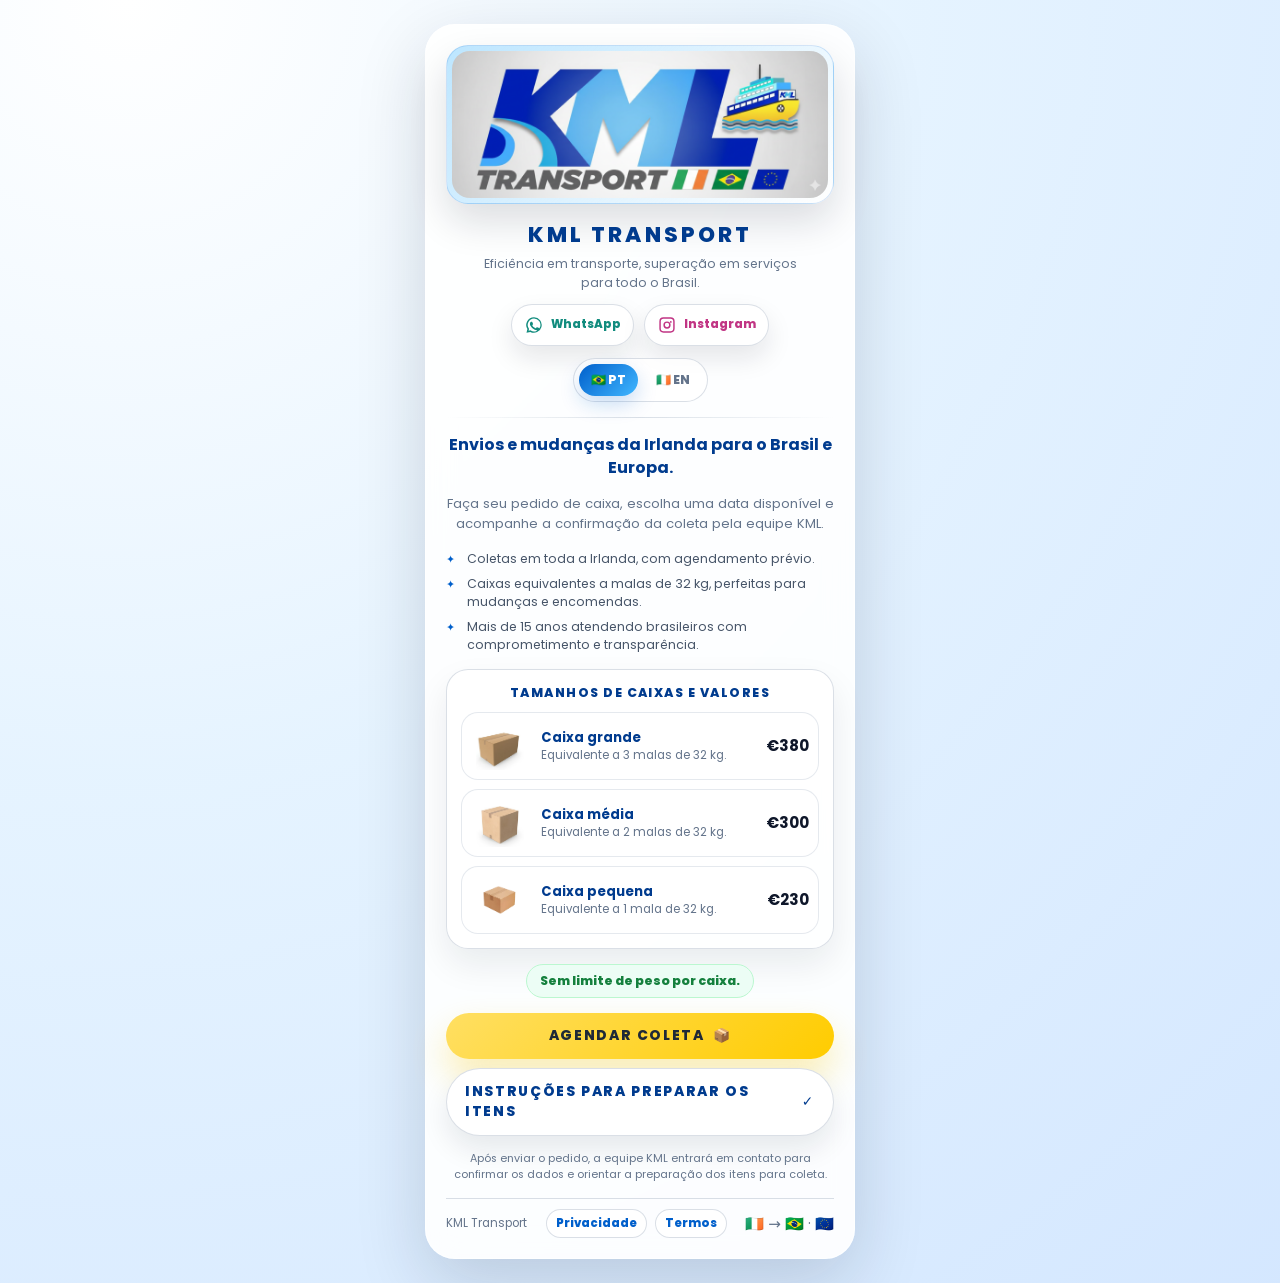
<file: index.html>
<!DOCTYPE html>
<html lang="pt-BR">
<head>
  <meta charset="UTF-8">
  <title>KML Transport - Envios e Mudanças Irlanda → Brasil e Europa</title>
  <meta name="viewport" content="width=device-width, initial-scale=1.0">
  <meta name="description" content="KML Transport - Envios e mudanças da Irlanda para o Brasil e Europa, sem limite de peso.">
  <link rel="preconnect" href="https://fonts.googleapis.com">
  <link rel="preconnect" href="https://fonts.gstatic.com" crossorigin>
  <link href="https://fonts.googleapis.com/css2?family=Poppins:wght@300;400;500;600;700;800&display=swap" rel="stylesheet">
  <link rel="icon" type="image/svg+xml" href="assets/favicon.svg">
  <link rel="icon" type="image/png" sizes="192x192" href="assets/favicon-192.png">
  <link rel="apple-touch-icon" sizes="180x180" href="assets/apple-touch-icon.png">
  <link rel="stylesheet" href="styles.css">
</head>
<body class="landing-body">
  <main class="page-wrapper">
    <section class="hero-card" aria-label="KML Transport">
      <div class="hero-inner">
        <header class="landing-header">
          <div class="logo-frame">
            <img src="assets/logo-kml.png" alt="Logotipo KML Transport">
          </div>

          <div class="brand-block">
            <div class="company-name">KML TRANSPORT</div>
            <p class="tagline" data-i18n="tagline">Eficiência em transporte, superação em serviços para todo o Brasil.</p>

            <div class="social-links" aria-label="Contatos KML Transport">
              <a href="https://wa.me/353894971210" class="social-link social-link--whatsapp" target="_blank" rel="noopener noreferrer" aria-label="WhatsApp KML Transport">
                <svg viewBox="0 0 24 24" aria-hidden="true"><path d="M12.04 2.6A9.37 9.37 0 0 0 4.1 16.94L3 21.4l4.56-1.05a9.39 9.39 0 1 0 4.48-17.75Zm0 1.7a7.68 7.68 0 1 1-3.92 14.28l-.33-.2-2.3.53.55-2.24-.22-.35A7.68 7.68 0 0 1 12.04 4.3Zm-3.26 3.9c-.18 0-.48.06-.73.34-.25.27-.96.94-.96 2.28 0 1.34.98 2.64 1.11 2.82.14.18 1.9 3.03 4.73 4.12 2.35.93 2.84.74 3.35.69.51-.05 1.65-.67 1.89-1.32.23-.65.23-1.2.16-1.32-.07-.12-.26-.19-.54-.33-.28-.14-1.65-.81-1.9-.9-.25-.1-.44-.14-.62.14-.18.28-.72.9-.88 1.08-.16.19-.32.2-.6.07-.28-.14-1.18-.43-2.24-1.38-.83-.74-1.39-1.65-1.55-1.93-.16-.28-.02-.43.12-.57.12-.12.28-.32.42-.48.14-.16.18-.28.28-.46.09-.19.04-.35-.03-.49-.07-.14-.62-1.5-.86-2.06-.22-.53-.46-.46-.62-.47h-.53Z" fill="currentColor"/></svg><span>WhatsApp</span>
              </a>
              <a href="https://www.instagram.com/kmltransports?igsh=NjJyeDlzZ2RrbGdy" class="social-link social-link--instagram" target="_blank" rel="noopener noreferrer" aria-label="Instagram KML Transport">
                <svg viewBox="0 0 24 24" aria-hidden="true"><path d="M7.75 2.8h8.5a4.96 4.96 0 0 1 4.95 4.95v8.5a4.96 4.96 0 0 1-4.95 4.95h-8.5a4.96 4.96 0 0 1-4.95-4.95v-8.5A4.96 4.96 0 0 1 7.75 2.8Zm0 1.75a3.2 3.2 0 0 0-3.2 3.2v8.5a3.2 3.2 0 0 0 3.2 3.2h8.5a3.2 3.2 0 0 0 3.2-3.2v-8.5a3.2 3.2 0 0 0-3.2-3.2h-8.5Zm4.25 3.1a4.35 4.35 0 1 1 0 8.7 4.35 4.35 0 0 1 0-8.7Zm0 1.75a2.6 2.6 0 1 0 0 5.2 2.6 2.6 0 0 0 0-5.2Zm4.57-2.2a1.05 1.05 0 1 1 0 2.1 1.05 1.05 0 0 1 0-2.1Z" fill="currentColor"/></svg><span>Instagram</span>
              </a>
            </div>

            <div class="language-switch" aria-label="Selecionar idioma">
              <button type="button" class="lang-btn active" data-lang="pt">🇧🇷 PT</button>
              <button type="button" class="lang-btn" data-lang="en">🇮🇪 EN</button>
            </div>
          </div>
        </header>

        <div class="soft-divider"></div>

        <h1 class="headline" data-i18n="headline">Envios e mudanças da Irlanda para o Brasil e Europa.</h1>
        <p class="subheadline" data-i18n="subheadline">Faça seu pedido de caixa, escolha uma data disponível e acompanhe a confirmação da coleta pela equipe KML.</p>

        <ul class="benefits-list">
          <li data-i18n="benefit1">Coletas em toda a Irlanda, com agendamento prévio.</li>
          <li data-i18n="benefit2">Caixas equivalentes a malas de 32 kg, perfeitas para mudanças e encomendas.</li>
          <li data-i18n="benefit3">Mais de 15 anos atendendo brasileiros com comprometimento e transparência.</li>
        </ul>

        <section class="box-section" aria-label="Tamanhos de caixas">
          <div class="pricing-title" data-i18n="pricingTitle">Tamanhos de caixas e valores</div>
          <div class="pricing-grid">
            <article class="box-option">
              <div class="box-figure"><img src="assets/caixa-grande.jpg" alt="Caixa grande"></div>
              <div><strong data-i18n="boxLarge">Caixa grande</strong><span data-i18n="boxLargeEq">Equivalente a 3 malas de 32 kg.</span></div>
              <b class="box-price">€380</b>
            </article>
            <article class="box-option">
              <div class="box-figure"><img src="assets/caixa-media.jpg" alt="Caixa média"></div>
              <div><strong data-i18n="boxMedium">Caixa média</strong><span data-i18n="boxMediumEq">Equivalente a 2 malas de 32 kg.</span></div>
              <b class="box-price">€300</b>
            </article>
            <article class="box-option">
              <div class="box-figure"><img src="assets/caixa-pequena.png" alt="Caixa pequena"></div>
              <div><strong data-i18n="boxSmall">Caixa pequena</strong><span data-i18n="boxSmallEq">Equivalente a 1 mala de 32 kg.</span></div>
              <b class="box-price">€230</b>
            </article>
          </div>
        </section>

        <div class="weight-note" data-i18n="noWeightLimit">Sem limite de peso por caixa.</div>

        <div class="cta-actions">
          <button class="cta-button" type="button" id="open-booking">
            <span data-i18n="ctaText">Agendar coleta</span><span aria-hidden="true">📦</span>
          </button>
          <a class="instructions-button" href="instructions.html">
            <span data-i18n="instructionsCta">Instruções para preparar os itens</span><span aria-hidden="true">✓</span>
          </a>
        </div>
        <p class="fine-print" data-i18n="finePrint">Após enviar o pedido, a equipe KML entrará em contato para confirmar os dados e orientar a preparação dos itens para coleta.</p>

        <footer class="landing-footer">
          <span>KML Transport</span>
          <div class="footer-links">
            <a href="privacy.html" data-i18n="privacyFooter">Privacidade</a>
            <a href="terms.html" data-i18n="termsFooter">Termos</a>
          </div>
          <div class="flags"><span>🇮🇪</span><span>→</span><span>🇧🇷</span><span>·</span><span>🇪🇺</span></div>
        </footer>
      </div>
    </section>
  </main>

  <div class="modal-overlay" id="booking-modal" aria-hidden="true">
    <div class="modal-dialog" role="dialog" aria-modal="true" aria-labelledby="booking-title">
      <button class="modal-close" type="button" id="close-booking" aria-label="Fechar">&times;</button>
      <h2 class="modal-title" id="booking-title" data-i18n="bookingTitle">Agendar coleta</h2>
      <p class="modal-subtitle" data-i18n="bookingSubtitle">Preencha os dados. O pedido cai no painel da KML para confirmação.</p>

      <form class="booking-form" id="booking-form">
        <div class="form-section-title" data-i18n="sectionCustomer">1. Seus dados</div>
        <div class="form-grid">
          <label class="form-field"><span class="form-label" data-i18n="customerName">Nome completo *</span><input class="form-input" type="text" name="customerName" required autocomplete="name"></label>
          <label class="form-field"><span class="form-label" data-i18n="email">E-mail *</span><input class="form-input" type="email" name="email" required autocomplete="email"></label>
          <label class="form-field"><span class="form-label" data-i18n="whatsapp">WhatsApp com DDI *</span><input class="form-input" type="tel" name="whatsapp" required placeholder="+353 89 000 0000"></label>
          <label class="form-field"><span class="form-label" data-i18n="pickupDate">Data disponível para coleta *</span><select class="form-select" name="availabilityId" id="availability-select" required><option value="" data-i18n="loadingDates">Carregando datas...</option></select></label>
        </div>

        <div class="form-section-title" data-i18n="sectionBox">2. Caixa</div>
        <div class="form-grid">
          <label class="form-field"><span class="form-label" data-i18n="boxSize">Tamanho da caixa *</span><select class="form-select" name="boxSize" id="box-size" required><option value="large" data-i18n="selectLarge">Caixa grande · €380</option><option value="medium" data-i18n="selectMedium">Caixa média · €300</option><option value="small" data-i18n="selectSmall">Caixa pequena · €230</option></select></label>
          <label class="form-field"><span class="form-label" data-i18n="quantity">Quantidade *</span><input class="form-input" type="number" name="boxQuantity" min="1" max="30" value="1" required></label>
          <label class="form-field form-field--full"><span class="form-label" data-i18n="contents">O que vai dentro da caixa?</span><textarea class="form-textarea" name="contents" rows="3" data-i18n-placeholder="contentsPlaceholder" placeholder="Ex.: roupas, impressora, ferramentas, cosméticos, livros..."></textarea></label>
        </div>

        <div class="form-section-title" data-i18n="sectionPickup">3. Endereço de coleta na Irlanda</div>
        <div class="form-grid">
          <label class="form-field form-field--full"><span class="form-label" data-i18n="pickupAddress">Endereço *</span><input class="form-input" type="text" name="pickupAddress1" required data-i18n-placeholder="addressPlaceholder" placeholder="Rua, número, complemento principal"></label>
          <label class="form-field"><span class="form-label" data-i18n="complement">Complemento</span><input class="form-input" type="text" name="pickupAddress2" data-i18n-placeholder="complementPlaceholder" placeholder="Apartamento, bloco, referência"></label>
          <label class="form-field"><span class="form-label">Eircode *</span><input class="form-input" type="text" name="eircode" required placeholder="D02 X285"></label>
          <label class="form-field"><span class="form-label" data-i18n="city">Cidade / Town *</span><input class="form-input" type="text" name="pickupCity" required></label>
          <label class="form-field"><span class="form-label">County *</span><input class="form-input" type="text" name="pickupCounty" required></label>
        </div>

        <div class="form-section-title" data-i18n="sectionDestination">4. Destino / destinatário</div>
        <label class="pickup-info-choice">
          <input type="checkbox" id="pickup-info-at-collection">
          <span><strong data-i18n="pickupInfoChoice">Prefiro informar conteúdo e dados do destino no momento da coleta.</strong><small data-i18n="pickupInfoHint">O funcionário da KML preencherá essas informações no painel de coletas.</small></span>
        </label>
        <input type="hidden" name="pickupInfoMode" id="pickup-info-mode" value="ONLINE">
        <div class="form-grid" id="destination-fields">
          <label class="form-field"><span class="form-label" data-i18n="recipientName">Nome do destinatário *</span><input class="form-input" type="text" name="recipientName" data-required-online required></label>
          <label class="form-field"><span class="form-label">CPF</span><input class="form-input" type="text" name="recipientCpf" placeholder="000.000.000-00"></label>
          <label class="form-field"><span class="form-label" data-i18n="recipientPhone">Telefone destino</span><input class="form-input" type="tel" name="recipientPhone"></label>
          <label class="form-field"><span class="form-label" data-i18n="destinationCountry">País destino *</span><input class="form-input" type="text" name="destinationCountry" value="Brasil" data-required-online required></label>
          <label class="form-field form-field--full"><span class="form-label" data-i18n="destinationAddress">Endereço no destino *</span><input class="form-input" type="text" name="destinationAddress" data-required-online required data-i18n-placeholder="destinationPlaceholder" placeholder="Rua, número, bairro, complemento"></label>
          <label class="form-field"><span class="form-label" data-i18n="destinationCity">Cidade destino *</span><input class="form-input" type="text" name="destinationCity" data-required-online required></label>
          <label class="form-field"><span class="form-label" data-i18n="state">Estado</span><input class="form-input" type="text" name="destinationState" placeholder="SP"></label>
          <label class="form-field"><span class="form-label">CEP</span><input class="form-input" type="text" name="destinationCep"></label>
          <label class="form-field form-field--full"><span class="form-label" data-i18n="notes">Observações</span><textarea class="form-textarea" name="notes" rows="2" data-i18n-placeholder="notesPlaceholder" placeholder="Melhor horário, referência, instruções..."></textarea></label>
        </div>

        <div class="legal-consent">
          <label>
            <input type="checkbox" id="accept-legal" required>
            <span>
              <span data-i18n="acceptLegalStart">Li e aceito a</span>
              <a href="privacy.html" target="_blank" rel="noopener" data-i18n="privacyLink">Política de Privacidade</a>
              <span data-i18n="acceptLegalAnd">e os</span>
              <a href="terms.html" target="_blank" rel="noopener" data-i18n="termsLink">Termos de Serviço</a>.
            </span>
          </label>
          <input type="hidden" name="privacyVersion" value="2026-06-17">
          <input type="hidden" name="termsVersion" value="2026-06-17">
        </div>

        <div id="booking-message" class="form-message" hidden></div>

        <div class="booking-footer">
          <span data-i18n="requiredText">Campos marcados com * são obrigatórios.</span>
          <button class="booking-submit" type="submit" data-i18n="submitOrder">Enviar pedido</button>
        </div>
      </form>
    </div>
  </div>

  <script src="config.js"></script>
  <script src="app.js"></script>
</body>
</html>
</file>
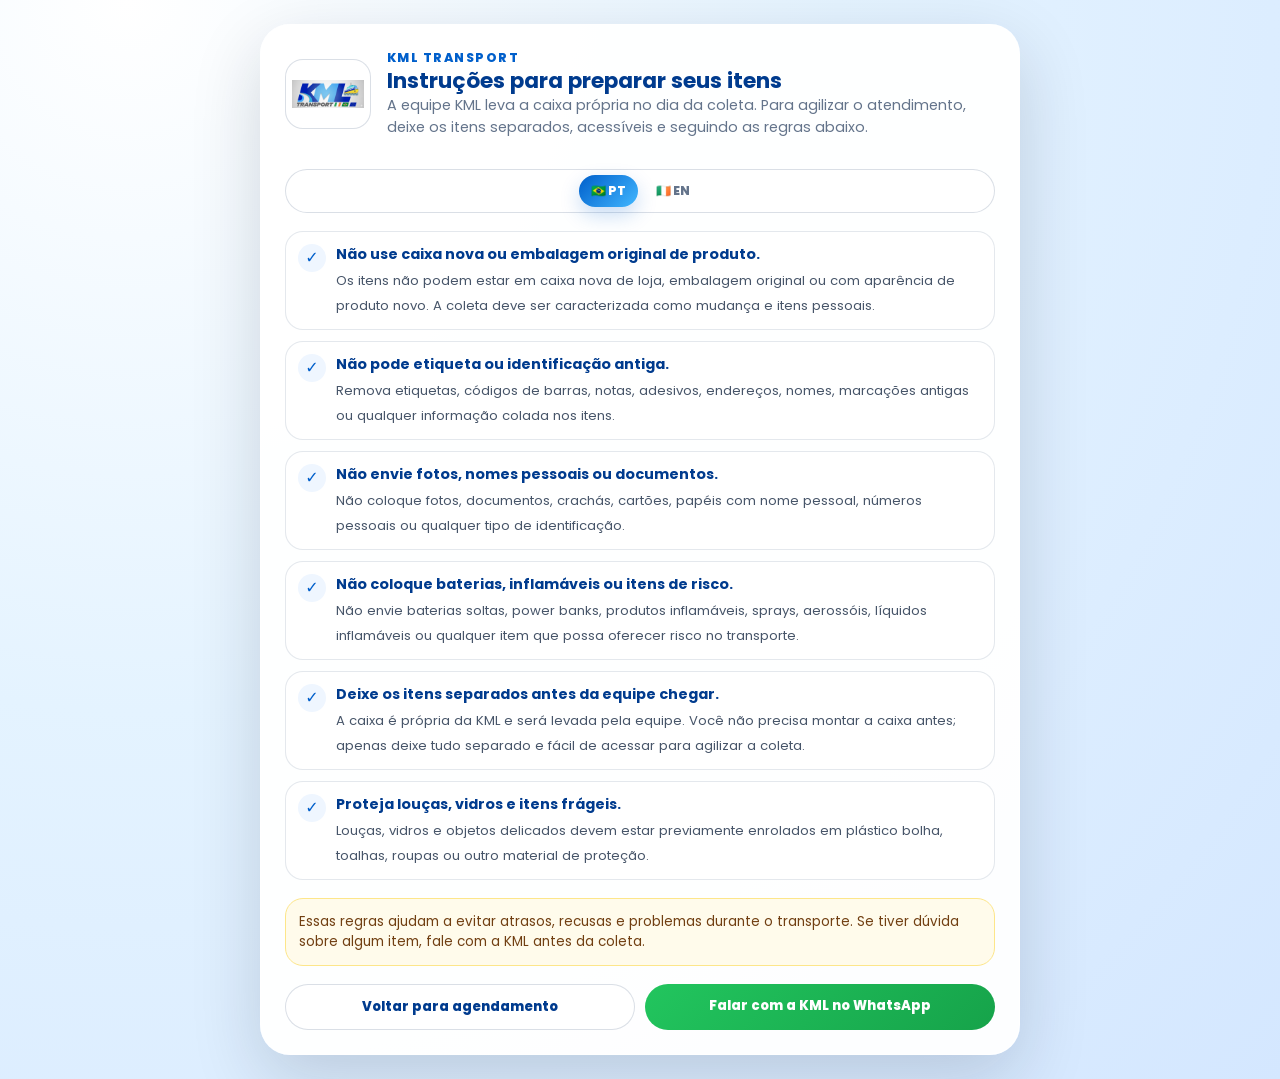
<file: instructions.html>
<!DOCTYPE html>
<html lang="pt-BR">
<head>
  <meta charset="UTF-8">
  <title>Instruções de coleta - KML Transport</title>
  <meta name="viewport" content="width=device-width, initial-scale=1.0">
  <meta name="description" content="Orientações para separar seus itens antes da coleta KML Transport.">
  <link rel="preconnect" href="https://fonts.googleapis.com">
  <link rel="preconnect" href="https://fonts.gstatic.com" crossorigin>
  <link href="https://fonts.googleapis.com/css2?family=Poppins:wght@300;400;500;600;700;800&display=swap" rel="stylesheet">
  <link rel="icon" type="image/svg+xml" href="assets/favicon.svg">
  <link rel="icon" type="image/png" sizes="192x192" href="assets/favicon-192.png">
  <link rel="apple-touch-icon" sizes="180x180" href="assets/apple-touch-icon.png">
  <link rel="stylesheet" href="styles.css">
</head>
<body class="instructions-page">
  <main class="instructions-wrapper">
    <section class="instructions-card" aria-label="Instruções de coleta">
      <div class="instructions-top">
        <img class="instructions-logo" src="assets/logo-kml.png" alt="Logotipo KML Transport">
        <div>
          <div class="instructions-kicker">KML Transport</div>
          <h1 class="instructions-title" data-i18n="title">Instruções para preparar seus itens</h1>
          <p class="instructions-subtitle" data-i18n="subtitle">A equipe KML leva a caixa própria no dia da coleta. Para agilizar o atendimento, deixe os itens separados, acessíveis e seguindo as regras abaixo.</p>
        </div>
      </div>

      <div class="language-switch" aria-label="Selecionar idioma">
        <button type="button" class="lang-btn active" data-lang="pt">🇧🇷 PT</button>
        <button type="button" class="lang-btn" data-lang="en">🇮🇪 EN</button>
      </div>

      <ul class="instructions-list">
        <li><div><strong data-i18n="rule1Title">Não use caixa nova ou embalagem original de produto.</strong><span data-i18n="rule1Text">Os itens não podem estar em caixa nova de loja, embalagem original ou com aparência de produto novo. A coleta deve ser caracterizada como mudança e itens pessoais.</span></div></li>
        <li><div><strong data-i18n="rule2Title">Não pode etiqueta ou identificação antiga.</strong><span data-i18n="rule2Text">Remova etiquetas, códigos de barras, notas, adesivos, endereços, nomes, marcações antigas ou qualquer informação colada nos itens.</span></div></li>
        <li><div><strong data-i18n="rule3Title">Não envie fotos, nomes pessoais ou documentos.</strong><span data-i18n="rule3Text">Não coloque fotos, documentos, crachás, cartões, papéis com nome pessoal, números pessoais ou qualquer tipo de identificação.</span></div></li>
        <li><div><strong data-i18n="rule4Title">Não coloque baterias, inflamáveis ou itens de risco.</strong><span data-i18n="rule4Text">Não envie baterias soltas, power banks, produtos inflamáveis, sprays, aerossóis, líquidos inflamáveis ou qualquer item que possa oferecer risco no transporte.</span></div></li>
        <li><div><strong data-i18n="rule5Title">Deixe os itens separados antes da equipe chegar.</strong><span data-i18n="rule5Text">A caixa é própria da KML e será levada pela equipe. Você não precisa montar a caixa antes; apenas deixe tudo separado e fácil de acessar para agilizar a coleta.</span></div></li>
        <li><div><strong data-i18n="rule6Title">Proteja louças, vidros e itens frágeis.</strong><span data-i18n="rule6Text">Louças, vidros e objetos delicados devem estar previamente enrolados em plástico bolha, toalhas, roupas ou outro material de proteção.</span></div></li>
      </ul>

      <div class="instructions-alert" data-i18n="alert">
        Essas regras ajudam a evitar atrasos, recusas e problemas durante o transporte. Se tiver dúvida sobre algum item, fale com a KML antes da coleta.
      </div>

      <div class="instructions-footer-actions">
        <a class="back-button" href="index.html" data-i18n="back">Voltar para agendamento</a>
        <a class="whatsapp-button" href="https://wa.me/353894971210" target="_blank" rel="noopener noreferrer" data-i18n="whatsapp">Falar com a KML no WhatsApp</a>
      </div>
    </section>
  </main>

  <script>
    const translations = {
      pt: {
        title: 'Instruções para preparar seus itens',
        subtitle: 'A equipe KML leva a caixa própria no dia da coleta. Para agilizar o atendimento, deixe os itens separados, acessíveis e seguindo as regras abaixo.',
        rule1Title: 'Não use caixa nova ou embalagem original de produto.',
        rule1Text: 'Os itens não podem estar em caixa nova de loja, embalagem original ou com aparência de produto novo. A coleta deve ser caracterizada como mudança e itens pessoais.',
        rule2Title: 'Não pode etiqueta ou identificação antiga.',
        rule2Text: 'Remova etiquetas, códigos de barras, notas, adesivos, endereços, nomes, marcações antigas ou qualquer informação colada nos itens.',
        rule3Title: 'Não envie fotos, nomes pessoais ou documentos.',
        rule3Text: 'Não coloque fotos, documentos, crachás, cartões, papéis com nome pessoal, números pessoais ou qualquer tipo de identificação.',
        rule4Title: 'Não coloque baterias, inflamáveis ou itens de risco.',
        rule4Text: 'Não envie baterias soltas, power banks, produtos inflamáveis, sprays, aerossóis, líquidos inflamáveis ou qualquer item que possa oferecer risco no transporte.',
        rule5Title: 'Deixe os itens separados antes da equipe chegar.',
        rule5Text: 'A caixa é própria da KML e será levada pela equipe. Você não precisa montar a caixa antes; apenas deixe tudo separado e fácil de acessar para agilizar a coleta.',
        rule6Title: 'Proteja louças, vidros e itens frágeis.',
        rule6Text: 'Louças, vidros e objetos delicados devem estar previamente enrolados em plástico bolha, toalhas, roupas ou outro material de proteção.',
        alert: 'Essas regras ajudam a evitar atrasos, recusas e problemas durante o transporte. Se tiver dúvida sobre algum item, fale com a KML antes da coleta.',
        back: 'Voltar para agendamento',
        whatsapp: 'Falar com a KML no WhatsApp'
      },
      en: {
        title: 'Instructions to prepare your items',
        subtitle: 'The KML team brings its own transport box on pickup day. To speed up the service, please keep your items separated, accessible, and following the rules below.',
        rule1Title: 'Do not use new boxes or original product packaging.',
        rule1Text: 'Items cannot be inside new store boxes, original product packaging, or look like brand-new products. The pickup must be clearly treated as moving/personal belongings.',
        rule2Title: 'No labels or old identification are allowed.',
        rule2Text: 'Remove labels, barcodes, receipts, stickers, addresses, names, old markings, or any information attached to the items.',
        rule3Title: 'Do not include photos, personal names, or documents.',
        rule3Text: 'Do not pack photos, documents, badges, cards, papers with personal names, personal numbers, or any type of personal identification.',
        rule4Title: 'Do not pack batteries, flammable, or risky items.',
        rule4Text: 'Do not send loose batteries, power banks, flammable products, sprays, aerosols, flammable liquids, or anything that may create transport risk.',
        rule5Title: 'Keep the items separated before the team arrives.',
        rule5Text: 'KML brings its own box and the team will handle it during pickup. You do not need to prepare the box in advance; just keep everything separated and easy to access.',
        rule6Title: 'Protect dishes, glass, and fragile items.',
        rule6Text: 'Dishes, glass, and delicate items should be wrapped in bubble wrap, towels, clothes, or another protective material before pickup.',
        alert: 'These rules help avoid delays, refusals, and transport issues. If you are unsure about any item, contact KML before the pickup.',
        back: 'Back to booking',
        whatsapp: 'Talk to KML on WhatsApp'
      }
    };

    function applyLanguage(lang) {
      localStorage.setItem('kml_lang', lang);
      document.documentElement.lang = lang === 'pt' ? 'pt-BR' : 'en';
      document.querySelectorAll('[data-i18n]').forEach((el) => {
        const key = el.dataset.i18n;
        el.textContent = translations[lang][key] || translations.pt[key] || el.textContent;
      });
      document.querySelectorAll('.lang-btn').forEach((btn) => btn.classList.toggle('active', btn.dataset.lang === lang));
    }

    document.querySelectorAll('.lang-btn').forEach((btn) => btn.addEventListener('click', () => applyLanguage(btn.dataset.lang)));
    applyLanguage(localStorage.getItem('kml_lang') || 'pt');
  </script>
</body>
</html>
</file>
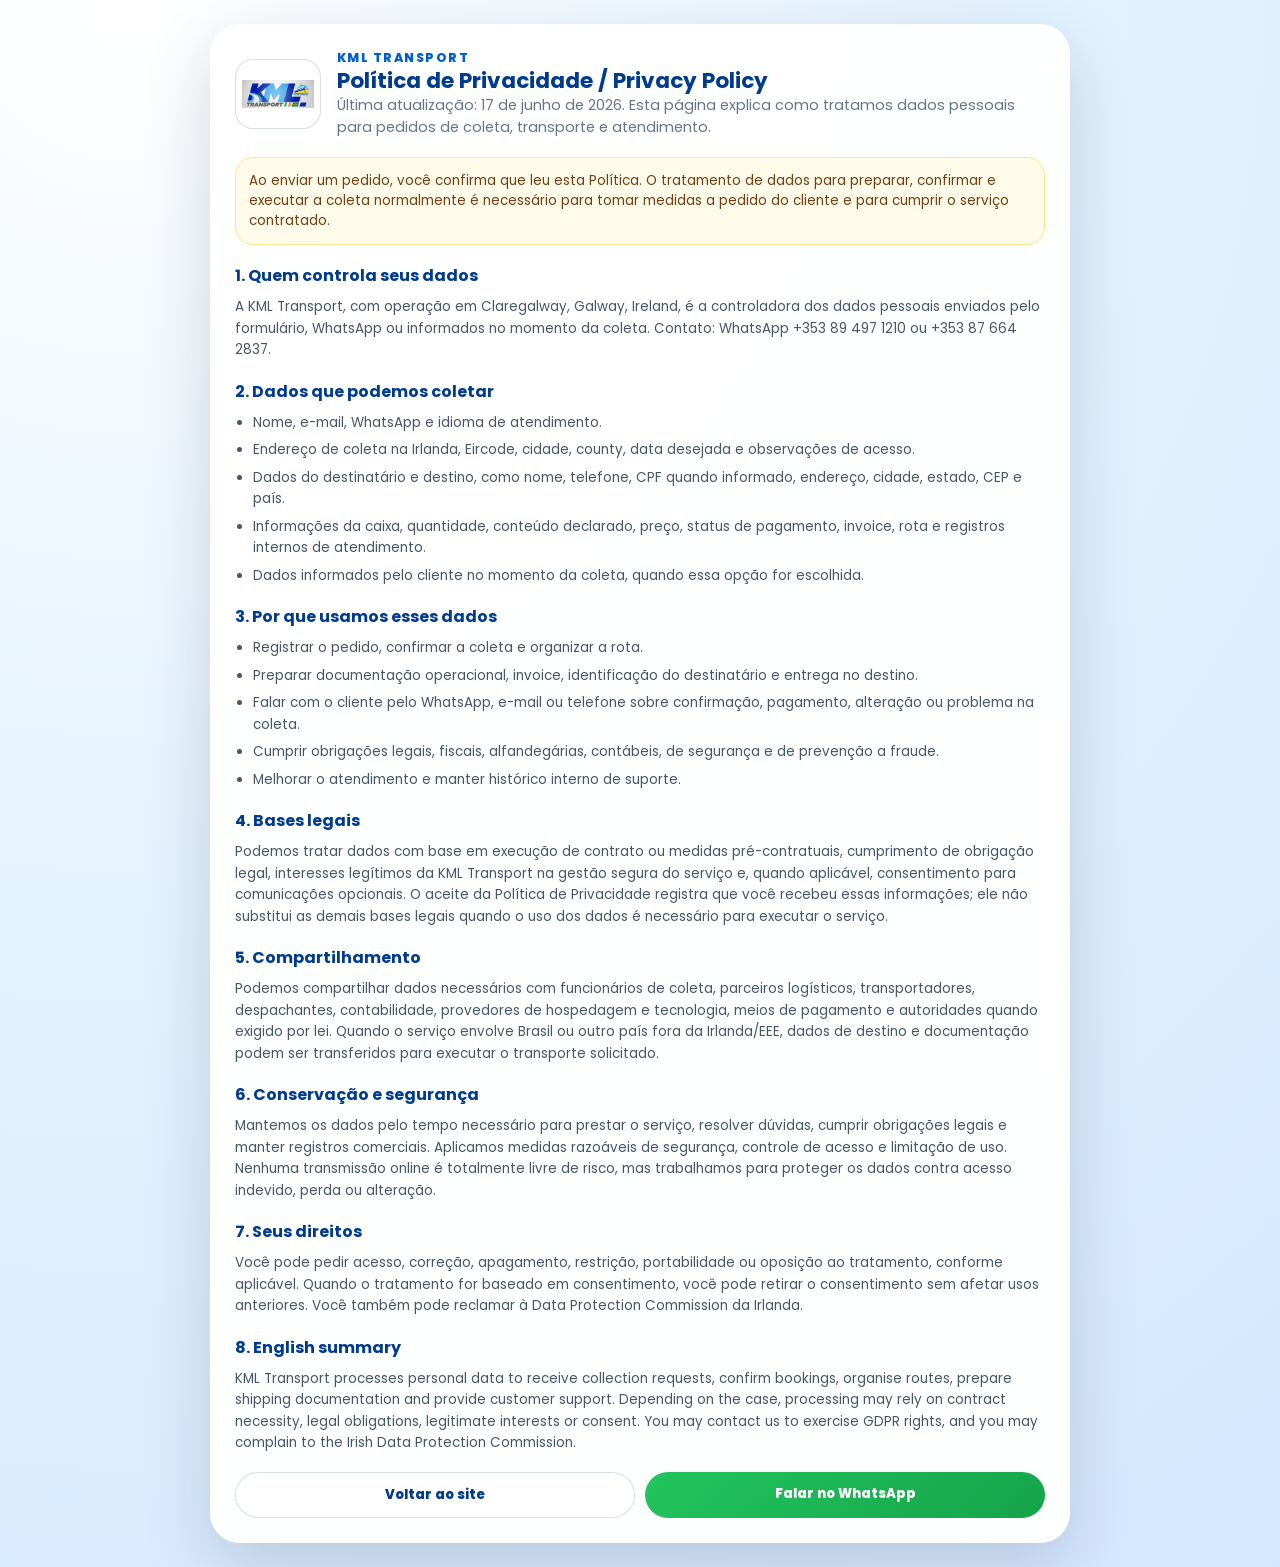
<file: privacy.html>
<!DOCTYPE html>
<html lang="pt-BR">
<head>
  <meta charset="UTF-8">
  <title>Política de Privacidade - KML Transport</title>
  <meta name="viewport" content="width=device-width, initial-scale=1.0">
  <meta name="description" content="Política de Privacidade da KML Transport para clientes na Irlanda.">
  <link rel="preconnect" href="https://fonts.googleapis.com">
  <link rel="preconnect" href="https://fonts.gstatic.com" crossorigin>
  <link href="https://fonts.googleapis.com/css2?family=Poppins:wght@300;400;500;600;700;800&display=swap" rel="stylesheet">
  <link rel="icon" type="image/svg+xml" href="assets/favicon.svg">
  <link rel="icon" type="image/png" sizes="192x192" href="assets/favicon-192.png">
  <link rel="apple-touch-icon" sizes="180x180" href="assets/apple-touch-icon.png">
  <link rel="stylesheet" href="styles.css">
</head>
<body class="legal-page">
  <main class="legal-wrapper">
    <article class="legal-card">
      <header class="legal-top">
        <img class="legal-logo" src="assets/logo-kml.png" alt="KML Transport">
        <div>
          <p class="legal-kicker">KML Transport</p>
          <h1 class="legal-title">Política de Privacidade / Privacy Policy</h1>
          <p class="legal-subtitle">Última atualização: 17 de junho de 2026. Esta página explica como tratamos dados pessoais para pedidos de coleta, transporte e atendimento.</p>
        </div>
      </header>

      <div class="legal-note">
        Ao enviar um pedido, você confirma que leu esta Política. O tratamento de dados para preparar, confirmar e executar a coleta normalmente é necessário para tomar medidas a pedido do cliente e para cumprir o serviço contratado.
      </div>

      <section class="legal-section">
        <h2>1. Quem controla seus dados</h2>
        <p>A KML Transport, com operação em Claregalway, Galway, Ireland, é a controladora dos dados pessoais enviados pelo formulário, WhatsApp ou informados no momento da coleta. Contato: WhatsApp +353 89 497 1210 ou +353 87 664 2837.</p>
      </section>

      <section class="legal-section">
        <h2>2. Dados que podemos coletar</h2>
        <ul>
          <li>Nome, e-mail, WhatsApp e idioma de atendimento.</li>
          <li>Endereço de coleta na Irlanda, Eircode, cidade, county, data desejada e observações de acesso.</li>
          <li>Dados do destinatário e destino, como nome, telefone, CPF quando informado, endereço, cidade, estado, CEP e país.</li>
          <li>Informações da caixa, quantidade, conteúdo declarado, preço, status de pagamento, invoice, rota e registros internos de atendimento.</li>
          <li>Dados informados pelo cliente no momento da coleta, quando essa opção for escolhida.</li>
        </ul>
      </section>

      <section class="legal-section">
        <h2>3. Por que usamos esses dados</h2>
        <ul>
          <li>Registrar o pedido, confirmar a coleta e organizar a rota.</li>
          <li>Preparar documentação operacional, invoice, identificação do destinatário e entrega no destino.</li>
          <li>Falar com o cliente pelo WhatsApp, e-mail ou telefone sobre confirmação, pagamento, alteração ou problema na coleta.</li>
          <li>Cumprir obrigações legais, fiscais, alfandegárias, contábeis, de segurança e de prevenção a fraude.</li>
          <li>Melhorar o atendimento e manter histórico interno de suporte.</li>
        </ul>
      </section>

      <section class="legal-section">
        <h2>4. Bases legais</h2>
        <p>Podemos tratar dados com base em execução de contrato ou medidas pré-contratuais, cumprimento de obrigação legal, interesses legítimos da KML Transport na gestão segura do serviço e, quando aplicável, consentimento para comunicações opcionais. O aceite da Política de Privacidade registra que você recebeu essas informações; ele não substitui as demais bases legais quando o uso dos dados é necessário para executar o serviço.</p>
      </section>

      <section class="legal-section">
        <h2>5. Compartilhamento</h2>
        <p>Podemos compartilhar dados necessários com funcionários de coleta, parceiros logísticos, transportadores, despachantes, contabilidade, provedores de hospedagem e tecnologia, meios de pagamento e autoridades quando exigido por lei. Quando o serviço envolve Brasil ou outro país fora da Irlanda/EEE, dados de destino e documentação podem ser transferidos para executar o transporte solicitado.</p>
      </section>

      <section class="legal-section">
        <h2>6. Conservação e segurança</h2>
        <p>Mantemos os dados pelo tempo necessário para prestar o serviço, resolver dúvidas, cumprir obrigações legais e manter registros comerciais. Aplicamos medidas razoáveis de segurança, controle de acesso e limitação de uso. Nenhuma transmissão online é totalmente livre de risco, mas trabalhamos para proteger os dados contra acesso indevido, perda ou alteração.</p>
      </section>

      <section class="legal-section">
        <h2>7. Seus direitos</h2>
        <p>Você pode pedir acesso, correção, apagamento, restrição, portabilidade ou oposição ao tratamento, conforme aplicável. Quando o tratamento for baseado em consentimento, você pode retirar o consentimento sem afetar usos anteriores. Você também pode reclamar à Data Protection Commission da Irlanda.</p>
      </section>

      <section class="legal-section">
        <h2>8. English summary</h2>
        <p>KML Transport processes personal data to receive collection requests, confirm bookings, organise routes, prepare shipping documentation and provide customer support. Depending on the case, processing may rely on contract necessity, legal obligations, legitimate interests or consent. You may contact us to exercise GDPR rights, and you may complain to the Irish Data Protection Commission.</p>
      </section>

      <div class="legal-actions">
        <a class="back-button" href="index.html">Voltar ao site</a>
        <a class="whatsapp-button" href="https://wa.me/353894971210" target="_blank" rel="noopener">Falar no WhatsApp</a>
      </div>
    </article>
  </main>
</body>
</html>
</file>
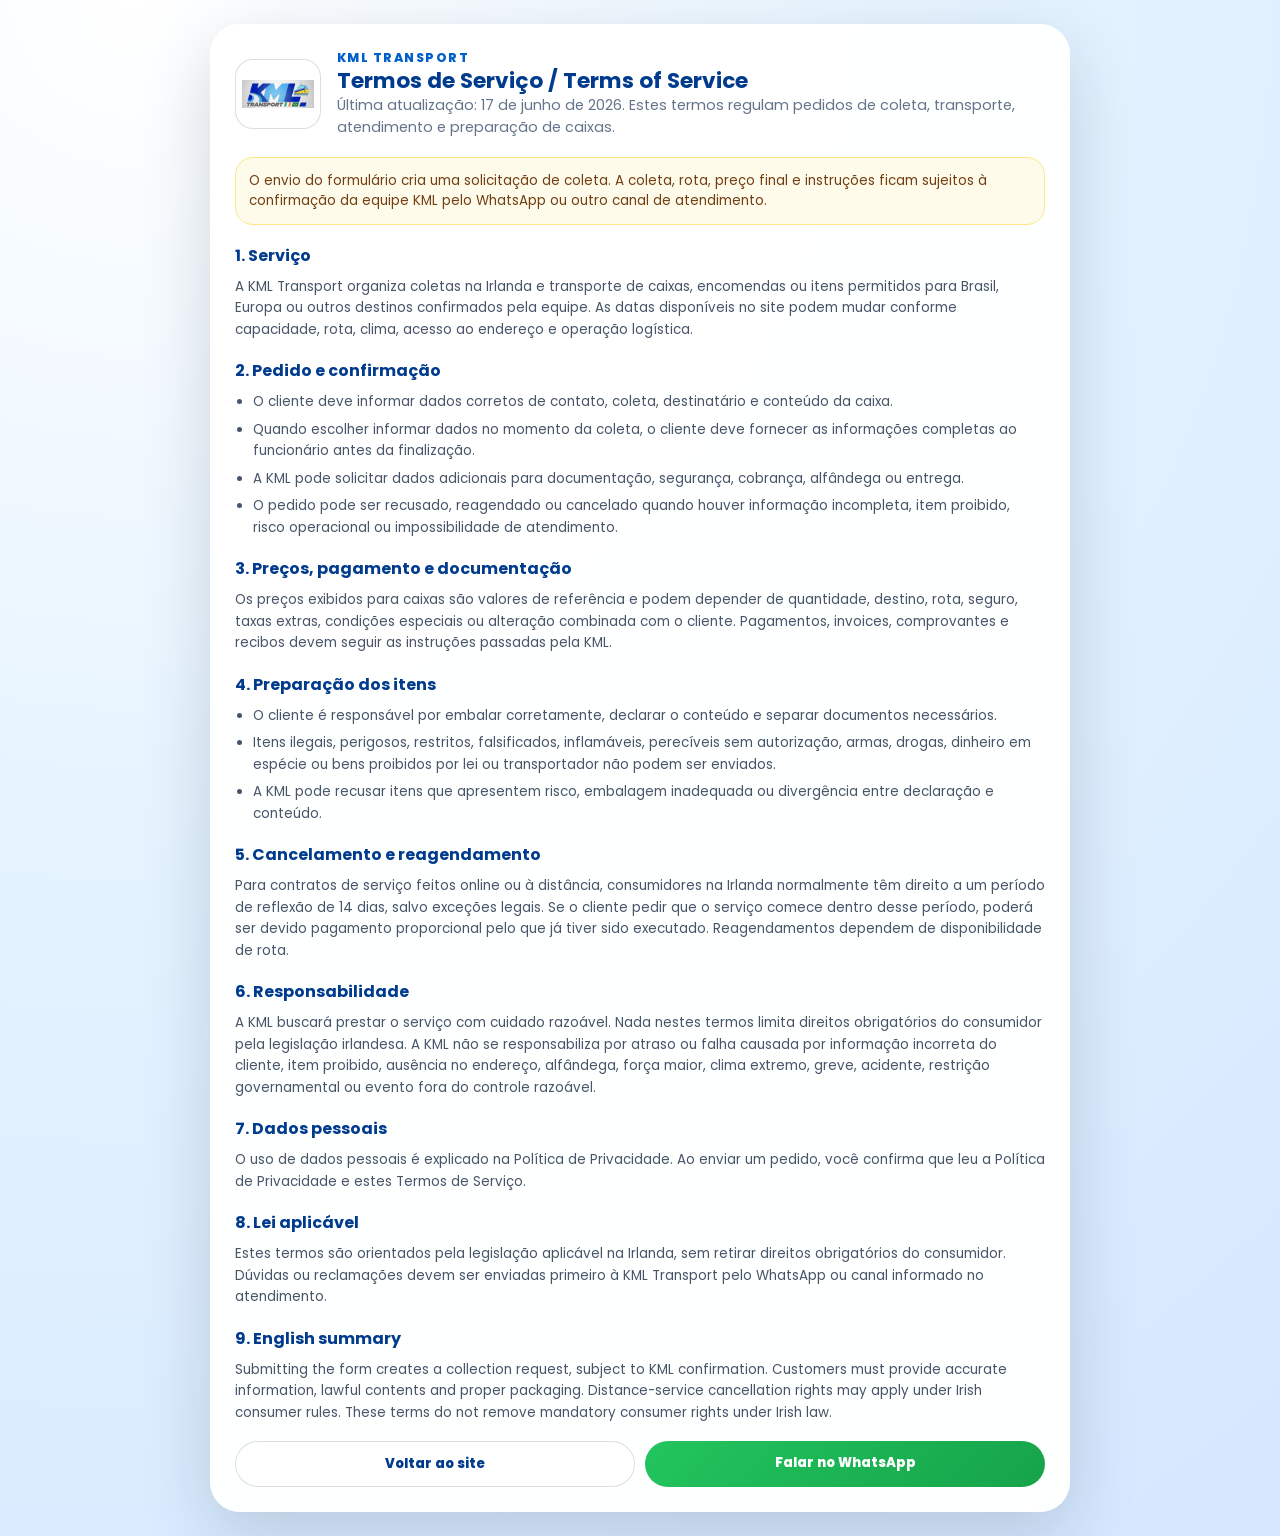
<file: terms.html>
<!DOCTYPE html>
<html lang="pt-BR">
<head>
  <meta charset="UTF-8">
  <title>Termos de Serviço - KML Transport</title>
  <meta name="viewport" content="width=device-width, initial-scale=1.0">
  <meta name="description" content="Termos de Serviço da KML Transport para coletas e envios.">
  <link rel="preconnect" href="https://fonts.googleapis.com">
  <link rel="preconnect" href="https://fonts.gstatic.com" crossorigin>
  <link href="https://fonts.googleapis.com/css2?family=Poppins:wght@300;400;500;600;700;800&display=swap" rel="stylesheet">
  <link rel="icon" type="image/svg+xml" href="assets/favicon.svg">
  <link rel="icon" type="image/png" sizes="192x192" href="assets/favicon-192.png">
  <link rel="apple-touch-icon" sizes="180x180" href="assets/apple-touch-icon.png">
  <link rel="stylesheet" href="styles.css">
</head>
<body class="legal-page">
  <main class="legal-wrapper">
    <article class="legal-card">
      <header class="legal-top">
        <img class="legal-logo" src="assets/logo-kml.png" alt="KML Transport">
        <div>
          <p class="legal-kicker">KML Transport</p>
          <h1 class="legal-title">Termos de Serviço / Terms of Service</h1>
          <p class="legal-subtitle">Última atualização: 17 de junho de 2026. Estes termos regulam pedidos de coleta, transporte, atendimento e preparação de caixas.</p>
        </div>
      </header>

      <div class="legal-note">
        O envio do formulário cria uma solicitação de coleta. A coleta, rota, preço final e instruções ficam sujeitos à confirmação da equipe KML pelo WhatsApp ou outro canal de atendimento.
      </div>

      <section class="legal-section">
        <h2>1. Serviço</h2>
        <p>A KML Transport organiza coletas na Irlanda e transporte de caixas, encomendas ou itens permitidos para Brasil, Europa ou outros destinos confirmados pela equipe. As datas disponíveis no site podem mudar conforme capacidade, rota, clima, acesso ao endereço e operação logística.</p>
      </section>

      <section class="legal-section">
        <h2>2. Pedido e confirmação</h2>
        <ul>
          <li>O cliente deve informar dados corretos de contato, coleta, destinatário e conteúdo da caixa.</li>
          <li>Quando escolher informar dados no momento da coleta, o cliente deve fornecer as informações completas ao funcionário antes da finalização.</li>
          <li>A KML pode solicitar dados adicionais para documentação, segurança, cobrança, alfândega ou entrega.</li>
          <li>O pedido pode ser recusado, reagendado ou cancelado quando houver informação incompleta, item proibido, risco operacional ou impossibilidade de atendimento.</li>
        </ul>
      </section>

      <section class="legal-section">
        <h2>3. Preços, pagamento e documentação</h2>
        <p>Os preços exibidos para caixas são valores de referência e podem depender de quantidade, destino, rota, seguro, taxas extras, condições especiais ou alteração combinada com o cliente. Pagamentos, invoices, comprovantes e recibos devem seguir as instruções passadas pela KML.</p>
      </section>

      <section class="legal-section">
        <h2>4. Preparação dos itens</h2>
        <ul>
          <li>O cliente é responsável por embalar corretamente, declarar o conteúdo e separar documentos necessários.</li>
          <li>Itens ilegais, perigosos, restritos, falsificados, inflamáveis, perecíveis sem autorização, armas, drogas, dinheiro em espécie ou bens proibidos por lei ou transportador não podem ser enviados.</li>
          <li>A KML pode recusar itens que apresentem risco, embalagem inadequada ou divergência entre declaração e conteúdo.</li>
        </ul>
      </section>

      <section class="legal-section">
        <h2>5. Cancelamento e reagendamento</h2>
        <p>Para contratos de serviço feitos online ou à distância, consumidores na Irlanda normalmente têm direito a um período de reflexão de 14 dias, salvo exceções legais. Se o cliente pedir que o serviço comece dentro desse período, poderá ser devido pagamento proporcional pelo que já tiver sido executado. Reagendamentos dependem de disponibilidade de rota.</p>
      </section>

      <section class="legal-section">
        <h2>6. Responsabilidade</h2>
        <p>A KML buscará prestar o serviço com cuidado razoável. Nada nestes termos limita direitos obrigatórios do consumidor pela legislação irlandesa. A KML não se responsabiliza por atraso ou falha causada por informação incorreta do cliente, item proibido, ausência no endereço, alfândega, força maior, clima extremo, greve, acidente, restrição governamental ou evento fora do controle razoável.</p>
      </section>

      <section class="legal-section">
        <h2>7. Dados pessoais</h2>
        <p>O uso de dados pessoais é explicado na Política de Privacidade. Ao enviar um pedido, você confirma que leu a Política de Privacidade e estes Termos de Serviço.</p>
      </section>

      <section class="legal-section">
        <h2>8. Lei aplicável</h2>
        <p>Estes termos são orientados pela legislação aplicável na Irlanda, sem retirar direitos obrigatórios do consumidor. Dúvidas ou reclamações devem ser enviadas primeiro à KML Transport pelo WhatsApp ou canal informado no atendimento.</p>
      </section>

      <section class="legal-section">
        <h2>9. English summary</h2>
        <p>Submitting the form creates a collection request, subject to KML confirmation. Customers must provide accurate information, lawful contents and proper packaging. Distance-service cancellation rights may apply under Irish consumer rules. These terms do not remove mandatory consumer rights under Irish law.</p>
      </section>

      <div class="legal-actions">
        <a class="back-button" href="index.html">Voltar ao site</a>
        <a class="whatsapp-button" href="https://wa.me/353894971210" target="_blank" rel="noopener">Falar no WhatsApp</a>
      </div>
    </article>
  </main>
</body>
</html>
</file>
<file: styles.css>
:root {
  --blue-900: #003b8e;
  --blue-700: #005fcb;
  --blue-400: #41b7ff;
  --yellow: #ffcc00;
  --text: #0f172a;
  --muted: #64748b;
  --line: rgba(148, 163, 184, .35);
  --card: rgba(255, 255, 255, .9);
  --shadow: 0 24px 70px rgba(15, 23, 42, .16);
}
* { box-sizing: border-box; margin: 0; padding: 0; }
html, body { min-height: 100%; }
.modal-dialog::-webkit-scrollbar, .modal-overlay::-webkit-scrollbar { width: 0; height: 0; display: none; }
body { font-family: 'Poppins', system-ui, -apple-system, BlinkMacSystemFont, 'Segoe UI', sans-serif; color: var(--text); }
button, input, textarea, select { font: inherit; }
button { cursor: pointer; }
a { color: inherit; }
.landing-body {
  min-height: 100dvh;
  display: grid;
  place-items: center;
  padding: 24px 12px;
  background:
    radial-gradient(circle at 10% 0%, rgba(255,255,255,1), rgba(228,243,255,.85) 45%, rgba(212,231,255,.95) 100%),
    linear-gradient(135deg, #f8fbff, #dcecff);
}
.page-wrapper { width: 100%; max-width: 430px; }
.hero-card {
  border-radius: 30px;
  background: var(--card);
  backdrop-filter: blur(14px);
  border: 1px solid rgba(255,255,255,.7);
  box-shadow: var(--shadow);
  padding: 20px;
}
.hero-inner { display: grid; gap: 15px; }
.landing-header { display: grid; gap: 14px; text-align: center; }
.logo-frame { padding: 5px; border-radius: 22px; background: linear-gradient(135deg, rgba(65,183,255,.35), rgba(255,255,255,.95)); border: 1px solid rgba(0,95,203,.16); box-shadow: 0 18px 38px rgba(15,23,42,.14); }
.logo-frame img { display: block; width: 100%; border-radius: 18px; }
.company-name { font-weight: 800; font-size: 1.35rem; letter-spacing: .14em; color: var(--blue-900); }
.tagline { color: var(--muted); font-size: .78rem; line-height: 1.45; max-width: 330px; margin: 4px auto 0; }
.social-links { display: flex; justify-content: center; gap: 10px; margin-top: 12px; }
.social-link { min-width: 42px; height: 42px; padding: 0 12px; display: inline-flex; align-items: center; justify-content: center; gap: 7px; border-radius: 999px; background: #fff; border: 1px solid var(--line); box-shadow: 0 12px 26px rgba(15,23,42,.10); text-decoration: none; transition: transform .16s ease, box-shadow .16s ease; font-size: .72rem; font-weight: 800; }
.social-link:hover { transform: translateY(-2px); box-shadow: 0 16px 28px rgba(15,23,42,.16); }
.social-link svg { width: 20px; height: 20px; flex: 0 0 auto; }
.social-link--whatsapp { color: #128c7e; }
.social-link--instagram { color: #c13584; }
.language-switch { display: inline-flex; justify-content: center; gap: 6px; padding: 5px; border-radius: 999px; border: 1px solid var(--line); background: rgba(255,255,255,.72); margin-top: 12px; }
.lang-btn { border: 0; border-radius: 999px; padding: 7px 12px; background: transparent; color: var(--muted); font-size: .76rem; font-weight: 800; }
.lang-btn.active { background: linear-gradient(135deg, var(--blue-700), var(--blue-400)); color: white; box-shadow: 0 8px 20px rgba(0,95,203,.22); }
.soft-divider { height: 1px; background: linear-gradient(90deg, transparent, var(--line), transparent); }
.headline { text-align: center; color: var(--blue-900); font-size: 1rem; line-height: 1.45; }
.subheadline { text-align: center; color: var(--muted); font-size: .82rem; line-height: 1.55; }
.benefits-list { display: grid; gap: 7px; list-style: none; color: #475569; font-size: .78rem; }
.benefits-list li { display: grid; grid-template-columns: 14px 1fr; gap: 7px; align-items: start; }
.benefits-list li::before { content: '✦'; color: var(--blue-700); font-size: .68rem; margin-top: 2px; }
.box-section { border: 1px solid var(--line); border-radius: 22px; background: rgba(255,255,255,.7); padding: 14px; box-shadow: 0 16px 34px rgba(15,23,42,.08); }
.pricing-title { text-align: center; color: var(--blue-900); font-weight: 800; font-size: .78rem; text-transform: uppercase; letter-spacing: .12em; margin-bottom: 10px; }
.pricing-grid { display: grid; gap: 9px; }
.box-option { display: grid; grid-template-columns: 60px 1fr auto; gap: 10px; align-items: center; border: 1px solid rgba(148,163,184,.24); border-radius: 17px; background: #fff; padding: 9px; }
.box-figure img { width: 58px; height: 48px; object-fit: contain; display: block; border-radius: 10px; }
.box-option strong { display: block; color: var(--blue-900); font-size: .82rem; }
.box-option span { display: block; color: var(--muted); font-size: .72rem; line-height: 1.3; }
.box-price { font-size: .95rem; }
.weight-note { width: fit-content; justify-self: center; color: #15803d; background: #ecfdf5; border: 1px solid #bbf7d0; border-radius: 999px; padding: 7px 13px; font-size: .78rem; font-weight: 800; }
.cta-actions { display: grid; gap: 9px; }
.cta-button, .instructions-button { width: 100%; border: 0; border-radius: 999px; padding: 13px 18px; font-size: .86rem; font-weight: 800; letter-spacing: .12em; text-transform: uppercase; display: inline-flex; justify-content: center; gap: 8px; align-items: center; text-decoration: none; }
.cta-button { color: #1f2937; background: linear-gradient(135deg, #ffdf62, var(--yellow)); box-shadow: 0 18px 35px rgba(250,204,21,.32); }
.instructions-button { color: var(--blue-900); background: #fff; border: 1px solid var(--line); box-shadow: 0 14px 28px rgba(15,23,42,.09); }
.fine-print { text-align: center; color: var(--muted); font-size: .68rem; line-height: 1.5; }
.landing-footer { display: flex; justify-content: space-between; align-items: center; color: var(--muted); font-size: .72rem; border-top: 1px solid var(--line); padding-top: 10px; }
.flags { display: flex; gap: 4px; align-items: center; font-size: .95rem; }
.modal-overlay { position: fixed; inset: 0; background: rgba(15,23,42,.55); display: none; align-items: center; justify-content: center; padding: 14px; z-index: 20; overflow-y: auto; scrollbar-width: none; }
.modal-overlay.is-visible { display: flex; }
.modal-dialog { width: min(760px, 100%); max-height: calc(100dvh - 28px); overflow-y: auto; border-radius: 26px; padding: 22px; background: rgba(255,255,255,.98); box-shadow: var(--shadow); position: relative; scrollbar-width: none; }
.modal-close { position: absolute; top: 12px; right: 12px; border: 0; width: 32px; height: 32px; border-radius: 999px; background: #f1f5f9; color: #334155; font-size: 1.2rem; }
.modal-title { color: var(--blue-900); font-size: 1.1rem; }
.modal-subtitle { color: var(--muted); font-size: .78rem; margin: 4px 0 16px; }
.booking-form { display: grid; gap: 14px; }
.form-section-title { color: var(--blue-900); font-size: .82rem; font-weight: 800; padding-bottom: 6px; border-bottom: 1px solid var(--line); }
.form-grid { display: grid; grid-template-columns: repeat(2, minmax(0, 1fr)); gap: 10px 12px; }
.form-field { display: grid; gap: 4px; font-size: .78rem; }
.form-field--full { grid-column: 1 / -1; }
.form-label { font-weight: 700; }
.form-input, .form-select, .form-textarea { width: 100%; border: 1px solid rgba(148,163,184,.65); border-radius: 12px; padding: 9px 10px; outline: none; background: #f8fafc; font-size: .82rem; }
.form-input:focus, .form-select:focus, .form-textarea:focus { border-color: var(--blue-700); background: #fff; box-shadow: 0 0 0 3px rgba(65,183,255,.13); }
.form-message { padding: 10px 12px; border-radius: 14px; font-size: .8rem; border: 1px solid; }
.form-message.ok { color: #166534; background: #ecfdf5; border-color: #86efac; }
.form-message.error { color: #991b1b; background: #fef2f2; border-color: #fecaca; }
.success-card { display: grid; gap: 8px; color: #14532d; background: linear-gradient(135deg, #ecfdf5, #f0fdf4); border-color: #86efac; }
.success-card strong { color: #166534; font-size: .95rem; }
.success-card p { line-height: 1.5; }
.success-actions { display: flex; flex-wrap: wrap; gap: 8px; margin-top: 2px; }
.success-actions a, .success-actions button { border: 0; border-radius: 999px; padding: 8px 11px; text-decoration: none; font-weight: 800; font-size: .74rem; background: #fff; color: #166534; border: 1px solid #bbf7d0; }
.booking-footer { display: flex; gap: 12px; justify-content: space-between; align-items: center; color: var(--muted); font-size: .72rem; }
.booking-submit { border: 0; border-radius: 999px; padding: 10px 16px; background: linear-gradient(135deg, var(--blue-700), var(--blue-900)); color: white; font-weight: 800; }
@media (max-width: 560px) {
  .landing-body { padding: 8px; align-items: start; }
  .hero-card { padding: 16px; border-radius: 26px; }
  .form-grid { grid-template-columns: 1fr; }
  .form-field--full { grid-column: auto; }
  .booking-footer { flex-direction: column; align-items: stretch; }
  .booking-submit { width: 100%; }
}


/* Página de instruções */
.instructions-page { min-height: 100dvh; padding: 24px 12px; background: radial-gradient(circle at 10% 0%, #fff, #e4f3ff 45%, #d4e7ff 100%); }
.instructions-wrapper { width: 100%; max-width: 760px; margin: 0 auto; }
.instructions-card { background: rgba(255,255,255,.95); border: 1px solid rgba(255,255,255,.7); box-shadow: var(--shadow); border-radius: 30px; padding: 24px; display: grid; gap: 18px; }
.instructions-top { display: flex; gap: 16px; align-items: center; }
.instructions-logo { width: 86px; height: 70px; object-fit: contain; border-radius: 18px; background: #fff; border: 1px solid var(--line); padding: 6px; }
.instructions-kicker { color: var(--blue-700); font-size: .78rem; font-weight: 800; text-transform: uppercase; letter-spacing: .12em; }
.instructions-title { color: var(--blue-900); font-size: 1.35rem; line-height: 1.25; }
.instructions-subtitle { color: var(--muted); font-size: .9rem; line-height: 1.55; }
.instructions-list { display: grid; gap: 11px; list-style: none; }
.instructions-list li { display: grid; grid-template-columns: 28px 1fr; gap: 10px; align-items: start; background: #fff; border: 1px solid rgba(148,163,184,.25); border-radius: 18px; padding: 12px; }
.instructions-list li::before { content: '✓'; display: grid; place-items: center; width: 28px; height: 28px; border-radius: 999px; background: #eff6ff; color: var(--blue-700); font-weight: 900; }
.instructions-list strong { display: block; color: var(--blue-900); font-size: .9rem; margin-bottom: 2px; }
.instructions-list span { color: #475569; font-size: .82rem; line-height: 1.5; }
.instructions-alert { background: #fffbeb; color: #713f12; border: 1px solid #fde68a; border-radius: 18px; padding: 13px; font-size: .84rem; line-height: 1.5; }
.instructions-footer-actions { display: grid; grid-template-columns: 1fr 1fr; gap: 10px; }
.back-button, .whatsapp-button { border-radius: 999px; padding: 12px 16px; text-align: center; text-decoration: none; font-weight: 800; font-size: .82rem; }
.back-button { background: #fff; color: var(--blue-900); border: 1px solid var(--line); }
.whatsapp-button { background: linear-gradient(135deg, #22c55e, #16a34a); color: #fff; }
@media (max-width: 560px) {
  .instructions-page { padding: 8px; }
  .instructions-card { padding: 18px; border-radius: 26px; }
  .instructions-top { display: grid; text-align: center; justify-items: center; }
  .instructions-title { font-size: 1.12rem; }
  .instructions-footer-actions { grid-template-columns: 1fr; }
}

/* Atualizações: coleta no local, aceite legal e páginas legais */
.footer-links { display: flex; gap: 8px; align-items: center; flex-wrap: wrap; justify-content: center; }
.footer-links a { color: var(--blue-700); font-weight: 800; text-decoration: none; font-size: .72rem; background: #fff; border: 1px solid var(--line); border-radius: 999px; padding: 5px 9px; }
.pickup-info-choice { display: grid; grid-template-columns: auto 1fr; gap: 9px; align-items: start; border: 1px solid #fde68a; background: #fffbeb; color: #713f12; border-radius: 16px; padding: 12px; font-size: .78rem; }
.pickup-info-choice input { margin-top: 3px; }
.pickup-info-choice strong { display: block; line-height: 1.35; }
.pickup-info-choice small { display: block; color: #854d0e; line-height: 1.45; margin-top: 2px; }
.pickup-mode-at-collection #destination-fields { opacity: .78; }
.legal-consent { border: 1px solid var(--line); background: #f8fafc; border-radius: 16px; padding: 12px; font-size: .78rem; color: #334155; }
.legal-consent label { display: grid; grid-template-columns: auto 1fr; gap: 8px; align-items: start; }
.legal-consent input[type="checkbox"] { margin-top: 3px; }
.legal-consent a { color: var(--blue-700); font-weight: 800; }
.legal-page { min-height: 100dvh; padding: 24px 12px; background: radial-gradient(circle at 10% 0%, #fff, #e4f3ff 45%, #d4e7ff 100%); }
.legal-wrapper { width: 100%; max-width: 860px; margin: 0 auto; }
.legal-card { background: rgba(255,255,255,.96); border: 1px solid rgba(255,255,255,.7); box-shadow: var(--shadow); border-radius: 30px; padding: 24px; display: grid; gap: 18px; }
.legal-top { display: flex; gap: 16px; align-items: center; }
.legal-logo { width: 86px; height: 70px; object-fit: contain; border-radius: 18px; background: #fff; border: 1px solid var(--line); padding: 6px; }
.legal-kicker { color: var(--blue-700); font-size: .78rem; font-weight: 800; text-transform: uppercase; letter-spacing: .12em; }
.legal-title { color: var(--blue-900); font-size: 1.35rem; line-height: 1.25; }
.legal-subtitle { color: var(--muted); font-size: .9rem; line-height: 1.55; }
.legal-section { display: grid; gap: 8px; }
.legal-section h2 { color: var(--blue-900); font-size: 1rem; }
.legal-section p, .legal-section li { color: #475569; font-size: .84rem; line-height: 1.6; }
.legal-section ul { padding-left: 18px; display: grid; gap: 6px; }
.legal-note { background: #fffbeb; color: #713f12; border: 1px solid #fde68a; border-radius: 18px; padding: 13px; font-size: .84rem; line-height: 1.5; }
.legal-actions { display: grid; grid-template-columns: 1fr 1fr; gap: 10px; }
@media (max-width: 560px) {
  .landing-footer { display: grid; justify-items: center; gap: 8px; text-align: center; }
  .legal-page { padding: 8px; }
  .legal-card { padding: 18px; border-radius: 26px; }
  .legal-top { display: grid; text-align: center; justify-items: center; }
  .legal-title { font-size: 1.12rem; }
  .legal-actions { grid-template-columns: 1fr; }
}
</file>
